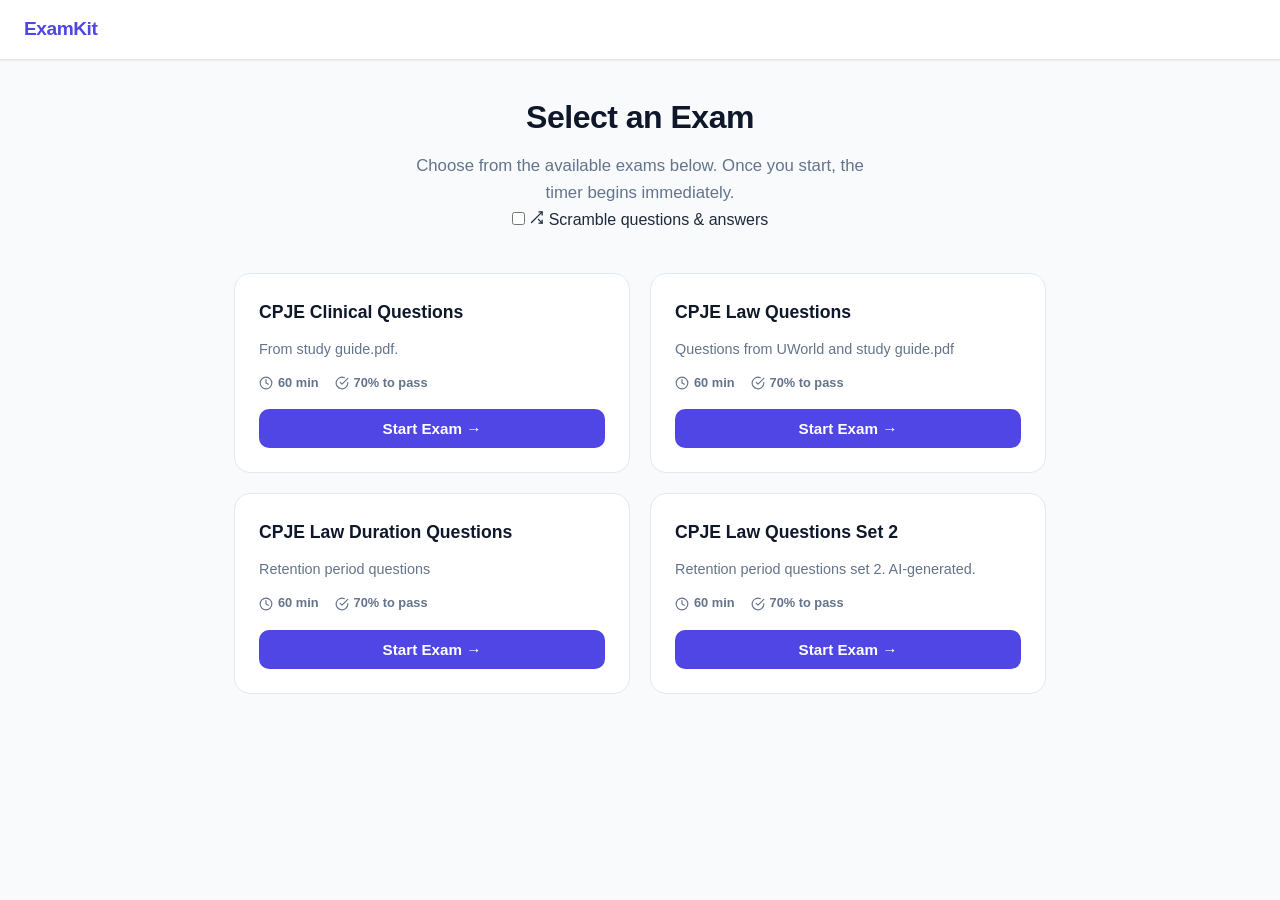
<file: index.html>
<!DOCTYPE html>
<html lang="en">
<head>
  <meta charset="UTF-8">
  <meta name="viewport" content="width=device-width, initial-scale=1.0">
  <title>ExamKit</title>
  <link rel="stylesheet" href="css/styles.css">
</head>
<body>

  <header class="header">
    <span class="header-logo">ExamKit</span>
  </header>

  <main class="container">
    <div class="landing-hero">
      <h1>Select an Exam</h1>
      <p>Choose from the available exams below. Once you start, the timer begins immediately.</p>
      <label class="scramble-toggle" title="Scramble questions and answers">
        <input type="checkbox" id="scramble-toggle">
        <span class="scramble-icon">
          <svg width="15" height="15" viewBox="0 0 24 24" fill="none" stroke="currentColor"
               stroke-width="2" stroke-linecap="round" stroke-linejoin="round" aria-hidden="true">
            <polyline points="16 3 21 3 21 8"/>
            <line x1="4" y1="20" x2="21" y2="3"/>
            <polyline points="21 16 21 21 16 21"/>
            <line x1="15" y1="15" x2="21" y2="21"/>
          </svg>
        </span>
        <span class="scramble-label">Scramble questions &amp; answers</span>
      </label>
    </div>

    <div id="load-error" role="alert"></div>
    <div id="exam-grid" class="exam-grid"></div>
  </main>

  <script src="js/app.js"></script>
</body>
</html>
</file>
<file: css/styles.css>
/* ============================================================
   VARIABLES & RESET
   ============================================================ */
:root {
  --primary:        #4f46e5;
  --primary-dark:   #4338ca;
  --primary-light:  #eef2ff;
  --success:        #059669;
  --success-light:  #ecfdf5;
  --error:          #dc2626;
  --error-light:    #fef2f2;
  --warning:        #d97706;
  --warning-light:  #fffbeb;

  --gray-50:  #f8fafc;
  --gray-100: #f1f5f9;
  --gray-200: #e2e8f0;
  --gray-300: #cbd5e1;
  --gray-400: #94a3b8;
  --gray-500: #64748b;
  --gray-600: #475569;
  --gray-700: #334155;
  --gray-800: #1e293b;
  --gray-900: #0f172a;

  --radius-sm: 6px;
  --radius:    10px;
  --radius-lg: 16px;
  --shadow-sm: 0 1px 2px rgba(0,0,0,.06);
  --shadow:    0 2px 8px rgba(0,0,0,.08), 0 1px 2px rgba(0,0,0,.05);
  --shadow-md: 0 4px 16px rgba(0,0,0,.1), 0 2px 4px rgba(0,0,0,.06);
}

*, *::before, *::after { box-sizing: border-box; margin: 0; padding: 0; }

body {
  font-family: -apple-system, BlinkMacSystemFont, 'Segoe UI', Roboto, 'Helvetica Neue', sans-serif;
  background: var(--gray-50);
  color: var(--gray-800);
  line-height: 1.6;
  min-height: 100vh;
}

/* ============================================================
   HEADER
   ============================================================ */
.header {
  background: #fff;
  border-bottom: 1px solid var(--gray-200);
  padding: 0 24px;
  height: 60px;
  display: flex;
  align-items: center;
  gap: 16px;
  position: sticky;
  top: 0;
  z-index: 100;
  box-shadow: var(--shadow-sm);
}

.header-logo {
  font-size: 1.2rem;
  font-weight: 800;
  color: var(--primary);
  letter-spacing: -0.5px;
  flex-shrink: 0;
}

/* Exam header extras */
.exam-header-title {
  font-size: 1rem;
  font-weight: 600;
  color: var(--gray-700);
  flex: 1;
  white-space: nowrap;
  overflow: hidden;
  text-overflow: ellipsis;
}

.timer-wrap {
  display: flex;
  align-items: center;
  gap: 6px;
  margin-left: auto;
  flex-shrink: 0;
}

.timer {
  font-size: 1.15rem;
  font-weight: 700;
  font-variant-numeric: tabular-nums;
  color: var(--gray-700);
  background: var(--gray-100);
  border: 1px solid var(--gray-200);
  border-radius: var(--radius-sm);
  padding: 4px 12px;
  min-width: 72px;
  text-align: center;
  transition: background 0.3s, color 0.3s, border-color 0.3s;
}

.timer.timer-warning {
  color: var(--error);
  background: var(--error-light);
  border-color: #fca5a5;
  animation: pulse 1s ease-in-out infinite;
}

@keyframes pulse {
  0%, 100% { opacity: 1; }
  50%       { opacity: 0.65; }
}

/* ============================================================
   PROGRESS BAR
   ============================================================ */
.exam-progress {
  background: #fff;
  border-bottom: 1px solid var(--gray-200);
  padding: 10px 24px;
  display: flex;
  align-items: center;
  gap: 14px;
}

.progress-track {
  flex: 1;
  height: 6px;
  background: var(--gray-200);
  border-radius: 99px;
  overflow: hidden;
}

.progress-fill {
  height: 100%;
  background: linear-gradient(90deg, var(--primary), var(--primary-dark));
  border-radius: 99px;
  transition: width 0.4s ease;
  width: 0%;
}

.question-counter {
  font-size: 0.8rem;
  font-weight: 600;
  color: var(--gray-500);
  white-space: nowrap;
}

/* ============================================================
   LAYOUT
   ============================================================ */
.container {
  max-width: 860px;
  margin: 0 auto;
  padding: 32px 24px 64px;
}

.exam-container {
  max-width: 720px;
}

/* ============================================================
   LANDING PAGE
   ============================================================ */
.landing-hero {
  text-align: center;
  margin-bottom: 40px;
}

.landing-hero h1 {
  font-size: 2rem;
  font-weight: 800;
  color: var(--gray-900);
  margin-bottom: 10px;
  letter-spacing: -0.5px;
}

.landing-hero p {
  font-size: 1.05rem;
  color: var(--gray-500);
  max-width: 480px;
  margin: 0 auto;
}

.exam-grid {
  display: grid;
  grid-template-columns: repeat(auto-fill, minmax(280px, 1fr));
  gap: 20px;
}

.exam-card {
  background: #fff;
  border: 1px solid var(--gray-200);
  border-radius: var(--radius-lg);
  padding: 24px;
  cursor: pointer;
  transition: border-color 0.15s, box-shadow 0.15s, transform 0.15s;
  display: flex;
  flex-direction: column;
  gap: 12px;
  outline: none;
}

.exam-card:hover,
.exam-card:focus-visible {
  border-color: var(--primary);
  box-shadow: var(--shadow-md), 0 0 0 3px var(--primary-light);
  transform: translateY(-2px);
}

.exam-card-header {
  display: flex;
  align-items: flex-start;
  justify-content: space-between;
  gap: 8px;
}

.exam-card-title {
  font-size: 1.1rem;
  font-weight: 700;
  color: var(--gray-900);
}

.exam-card-desc {
  font-size: 0.9rem;
  color: var(--gray-500);
  flex: 1;
}

.exam-card-meta {
  display: flex;
  gap: 16px;
}

.meta-item {
  display: flex;
  align-items: center;
  gap: 5px;
  font-size: 0.8rem;
  font-weight: 600;
  color: var(--gray-500);
}

.meta-item svg { flex-shrink: 0; }

.exam-start-btn {
  width: 100%;
  margin-top: 4px;
}

#load-error {
  display: none;
  background: var(--error-light);
  color: var(--error);
  border: 1px solid #fca5a5;
  border-radius: var(--radius);
  padding: 16px 20px;
  font-size: 0.9rem;
  margin-bottom: 24px;
}

/* ============================================================
   QUESTION CARD
   ============================================================ */
.question-card {
  background: #fff;
  border: 1px solid var(--gray-200);
  border-radius: var(--radius-lg);
  padding: 32px;
  box-shadow: var(--shadow);
  margin-bottom: 20px;
}

.question-card-header {
  margin-bottom: 18px;
}

.question-type-badge {
  display: inline-block;
  font-size: 0.72rem;
  font-weight: 700;
  text-transform: uppercase;
  letter-spacing: 0.05em;
  padding: 3px 10px;
  border-radius: 99px;
}

.badge-mc {
  background: var(--primary-light);
  color: var(--primary-dark);
}

.badge-sa {
  background: #fef3c7;
  color: #92400e;
}

.question-text {
  font-size: 1.2rem;
  font-weight: 600;
  color: var(--gray-900);
  line-height: 1.5;
  margin-bottom: 24px;
}

/* Question image */
#question-image {
  margin-bottom: 20px;
  display: none;
}

.question-img {
  max-width: 100%;
  max-height: 340px;
  object-fit: contain;
  border-radius: var(--radius);
  border: 1px solid var(--gray-200);
  display: block;
}

/* ============================================================
   MULTIPLE CHOICE OPTIONS
   ============================================================ */
.answer-area {
  display: flex;
  flex-direction: column;
  gap: 10px;
}

.option-label {
  display: flex;
  align-items: center;
  gap: 12px;
  padding: 14px 16px;
  border: 2px solid var(--gray-200);
  border-radius: var(--radius);
  cursor: pointer;
  transition: border-color 0.15s, background 0.15s;
  user-select: none;
}

.option-label:hover {
  border-color: var(--primary);
  background: var(--primary-light);
}

.option-label.selected {
  border-color: var(--primary);
  background: var(--primary-light);
}

.option-label input[type=radio] {
  position: absolute;
  opacity: 0;
  pointer-events: none;
}

.option-marker {
  width: 28px;
  height: 28px;
  border-radius: 50%;
  background: var(--gray-100);
  border: 2px solid var(--gray-300);
  display: flex;
  align-items: center;
  justify-content: center;
  font-size: 0.75rem;
  font-weight: 700;
  color: var(--gray-600);
  flex-shrink: 0;
  transition: background 0.15s, border-color 0.15s, color 0.15s;
}

.option-label.selected .option-marker,
.option-label:hover .option-marker {
  background: var(--primary);
  border-color: var(--primary);
  color: #fff;
}

.option-text {
  font-size: 0.95rem;
  color: var(--gray-800);
}

/* ============================================================
   SHORT ANSWER
   ============================================================ */
.short-answer-input {
  width: 100%;
  padding: 14px 16px;
  font-size: 1rem;
  font-family: inherit;
  color: var(--gray-800);
  background: #fff;
  border: 2px solid var(--gray-300);
  border-radius: var(--radius);
  outline: none;
  transition: border-color 0.15s, box-shadow 0.15s;
}

.short-answer-input:focus {
  border-color: var(--primary);
  box-shadow: 0 0 0 3px var(--primary-light);
}

.short-answer-input::placeholder {
  color: var(--gray-400);
}

/* ============================================================
   EXAM NAVIGATION
   ============================================================ */
.exam-nav {
  display: flex;
  justify-content: flex-end;
}

/* ============================================================
   BUTTONS
   ============================================================ */
.btn {
  display: inline-flex;
  align-items: center;
  justify-content: center;
  gap: 6px;
  padding: 11px 22px;
  font-size: 0.95rem;
  font-weight: 600;
  font-family: inherit;
  border: none;
  border-radius: var(--radius);
  cursor: pointer;
  text-decoration: none;
  transition: background 0.15s, transform 0.1s, box-shadow 0.15s;
  outline: none;
  white-space: nowrap;
}

.btn:focus-visible {
  box-shadow: 0 0 0 3px var(--primary-light);
}

.btn:active { transform: scale(0.97); }

.btn-primary {
  background: var(--primary);
  color: #fff;
}
.btn-primary:hover { background: var(--primary-dark); }

.btn-success {
  background: var(--success);
  color: #fff;
}
.btn-success:hover { background: #047857; }

/* ============================================================
   REVIEW PAGE — SCORE SUMMARY
   ============================================================ */
.score-section {
  display: flex;
  align-items: center;
  gap: 32px;
  background: #fff;
  border: 1px solid var(--gray-200);
  border-radius: var(--radius-lg);
  padding: 32px;
  box-shadow: var(--shadow);
  margin-bottom: 24px;
  flex-wrap: wrap;
}

.score-circle {
  width: 120px;
  height: 120px;
  border-radius: 50%;
  display: flex;
  flex-direction: column;
  align-items: center;
  justify-content: center;
  flex-shrink: 0;
  border: 6px solid var(--gray-200);
}

.score-circle.score-pass {
  border-color: var(--success);
  background: var(--success-light);
}

.score-circle.score-fail {
  border-color: var(--error);
  background: var(--error-light);
}

.score-number {
  font-size: 1.8rem;
  font-weight: 800;
  line-height: 1;
  color: var(--gray-900);
}

.score-label {
  font-size: 0.72rem;
  font-weight: 700;
  text-transform: uppercase;
  letter-spacing: 0.08em;
  color: var(--gray-500);
}

.score-details {
  display: flex;
  flex-direction: column;
  gap: 8px;
}

.score-details h1 {
  font-size: 1.4rem;
  font-weight: 800;
  color: var(--gray-900);
  letter-spacing: -0.3px;
}

.score-fraction {
  font-size: 1rem;
  color: var(--gray-600);
}

.pass-fail-badge {
  display: inline-block;
  font-size: 0.8rem;
  font-weight: 700;
  padding: 4px 12px;
  border-radius: 99px;
  width: fit-content;
}

.badge-passed {
  background: var(--success-light);
  color: var(--success);
  border: 1px solid #6ee7b7;
}

.badge-failed {
  background: var(--error-light);
  color: var(--error);
  border: 1px solid #fca5a5;
}

.score-meta {
  font-size: 0.85rem;
  color: var(--gray-500);
}

.timed-out-notice {
  display: none;
  align-items: center;
  gap: 10px;
  background: var(--warning-light);
  border: 1px solid #fcd34d;
  color: var(--warning);
  font-size: 0.9rem;
  font-weight: 600;
  border-radius: var(--radius);
  padding: 12px 16px;
  margin-bottom: 24px;
}

/* ============================================================
   REVIEW PAGE — QUESTION LIST
   ============================================================ */
.review-section-title {
  font-size: 1.1rem;
  font-weight: 700;
  color: var(--gray-700);
  margin-bottom: 16px;
}

.review-list {
  display: flex;
  flex-direction: column;
  gap: 14px;
  margin-bottom: 32px;
}

.review-item {
  background: #fff;
  border-radius: var(--radius-lg);
  padding: 22px 24px;
  border-left: 4px solid var(--gray-300);
  box-shadow: var(--shadow-sm);
}

.review-item.review-correct  { border-left-color: var(--success); }
.review-item.review-incorrect { border-left-color: var(--error); }

.review-item-header {
  display: flex;
  align-items: center;
  gap: 10px;
  margin-bottom: 10px;
  flex-wrap: wrap;
}

.review-q-num {
  font-size: 0.8rem;
  font-weight: 700;
  color: var(--gray-500);
}

.review-status {
  font-size: 0.78rem;
  font-weight: 700;
  padding: 2px 10px;
  border-radius: 99px;
}

.status-correct  { background: var(--success-light); color: var(--success); }
.status-incorrect { background: var(--error-light); color: var(--error); }

.review-q-type {
  font-size: 0.75rem;
  color: var(--gray-400);
  margin-left: auto;
}

.review-q-text {
  font-size: 0.95rem;
  font-weight: 600;
  color: var(--gray-800);
  margin-bottom: 14px;
  line-height: 1.5;
}

.review-img {
  max-width: 100%;
  max-height: 240px;
  object-fit: contain;
  border-radius: var(--radius-sm);
  border: 1px solid var(--gray-200);
  margin-bottom: 14px;
  display: block;
}

.review-answers {
  display: flex;
  flex-direction: column;
  gap: 6px;
  margin-bottom: 12px;
}

.answer-row {
  display: flex;
  align-items: baseline;
  gap: 8px;
  font-size: 0.9rem;
  padding: 8px 12px;
  border-radius: var(--radius-sm);
}

.row-correct { background: var(--success-light); }
.row-wrong   { background: var(--error-light); }

.answer-label {
  font-weight: 700;
  flex-shrink: 0;
  color: var(--gray-600);
}

.answer-value {
  color: var(--gray-800);
}

.answer-value em {
  color: var(--gray-400);
  font-style: italic;
}

.review-explanation {
  font-size: 0.85rem;
  color: var(--gray-600);
  background: var(--gray-50);
  border-radius: var(--radius-sm);
  padding: 10px 14px;
  line-height: 1.5;
}

.review-actions {
  display: flex;
  gap: 12px;
  justify-content: center;
  padding-top: 8px;
}

/* ============================================================
   MISC
   ============================================================ */
.empty-state {
  color: var(--gray-400);
  font-size: 0.95rem;
  text-align: center;
  padding: 40px;
}

.error-msg {
  color: var(--error);
  font-size: 0.95rem;
}

.error-msg a {
  color: var(--primary);
}

/* ============================================================
   RESPONSIVE
   ============================================================ */
@media (max-width: 600px) {
  .header { padding: 0 16px; }
  .container { padding: 20px 16px 48px; }
  .question-card { padding: 22px 18px; }
  .score-section { padding: 22px 18px; gap: 20px; }
  .landing-hero h1 { font-size: 1.5rem; }
  .score-circle { width: 96px; height: 96px; }
  .score-number { font-size: 1.4rem; }
}
</file>
